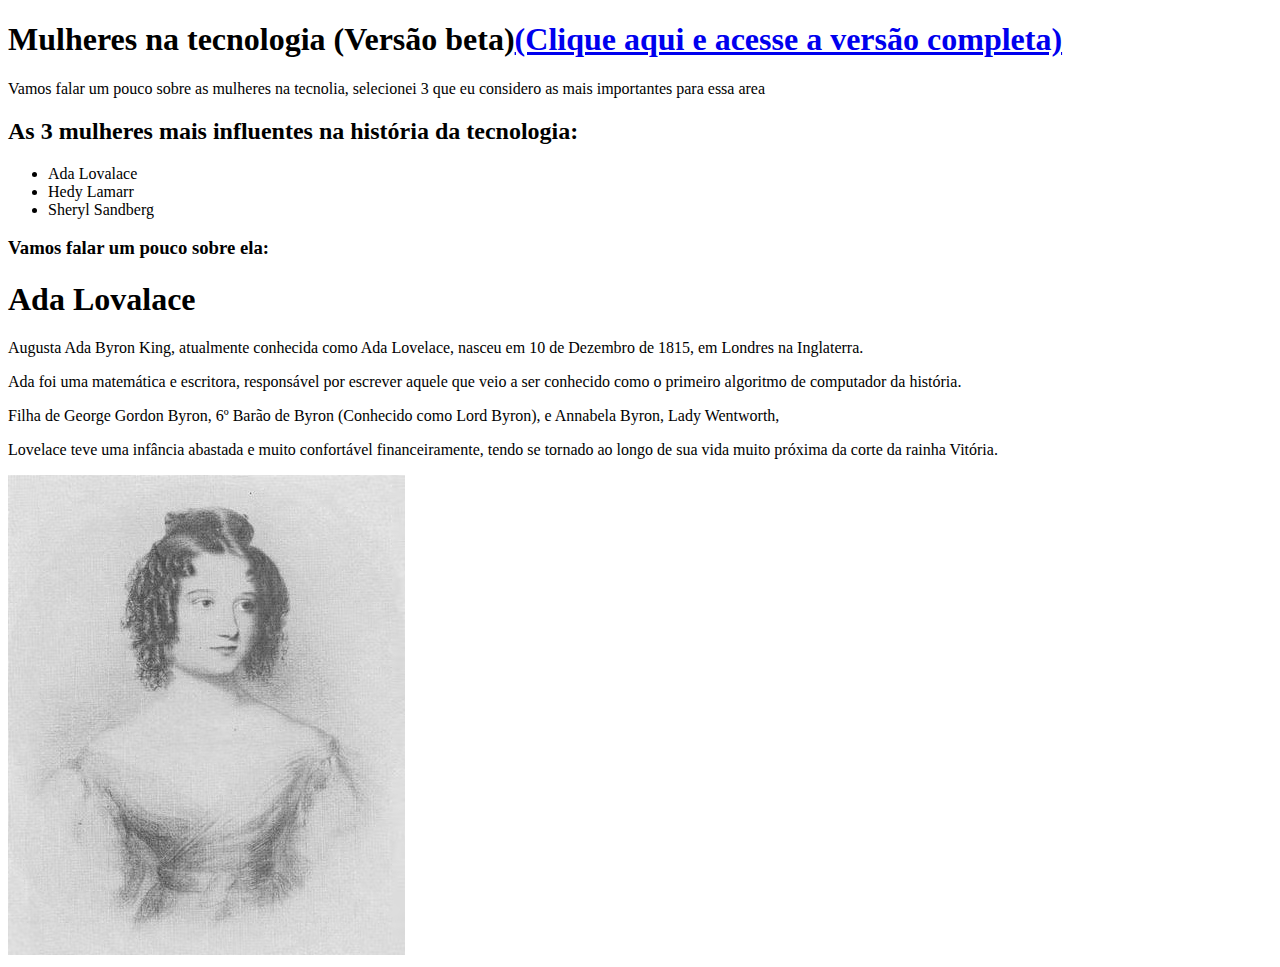
<file: index.html>
<!DOCTYPE html>
<html lang="en">
<head>
    <meta charset="UTF-8">
    <meta name="viewport" content="width=device-width, initial-scale=1.0">
    <title>Mulheres na tecnologia</title>
</head>

<body>
    <main>
        <h1>Mulheres na tecnologia (Versão beta)<a href="https://66a28cfca246337c0e8ec020--teal-kleicha-ea6756.netlify.app/hmm/" target="_blank">(Clique aqui e acesse a versão completa)</a></h1>

        <p>Vamos falar um pouco sobre as mulheres na tecnolia, selecionei 3 que eu considero as mais importantes para essa area</p>

        <h2>As 3 mulheres mais influentes na história da tecnologia:</h2>
            <ul>
                <li>Ada Lovalace</li>
                <li>Hedy Lamarr</li>
                <li>Sheryl Sandberg</li>
            </ul>

        <h3>Vamos falar um pouco sobre ela:</h3>
        <h1>Ada Lovalace</h1>

        <p>Augusta Ada Byron King, atualmente conhecida como Ada Lovelace, nasceu em 10 de Dezembro de 1815, em Londres na Inglaterra.</p> 
        <p>Ada foi uma matemática e escritora, responsável por escrever aquele que veio a ser conhecido como o primeiro algoritmo de computador da história.</p>
        <p>Filha de George Gordon Byron, 6º Barão de Byron (Conhecido como Lord Byron), e Annabela Byron, Lady Wentworth,</p>
        <p>Lovelace teve uma infância abastada e muito confortável financeiramente, tendo se tornado ao longo de sua vida muito próxima da corte da rainha Vitória. </p>

        <a href="https://66a28cfca246337c0e8ec020--teal-kleicha-ea6756.netlify.app/hmm/" target="_blank"><img src="./a.jpg"></a>
    </main>
</body>
</html>
</file>
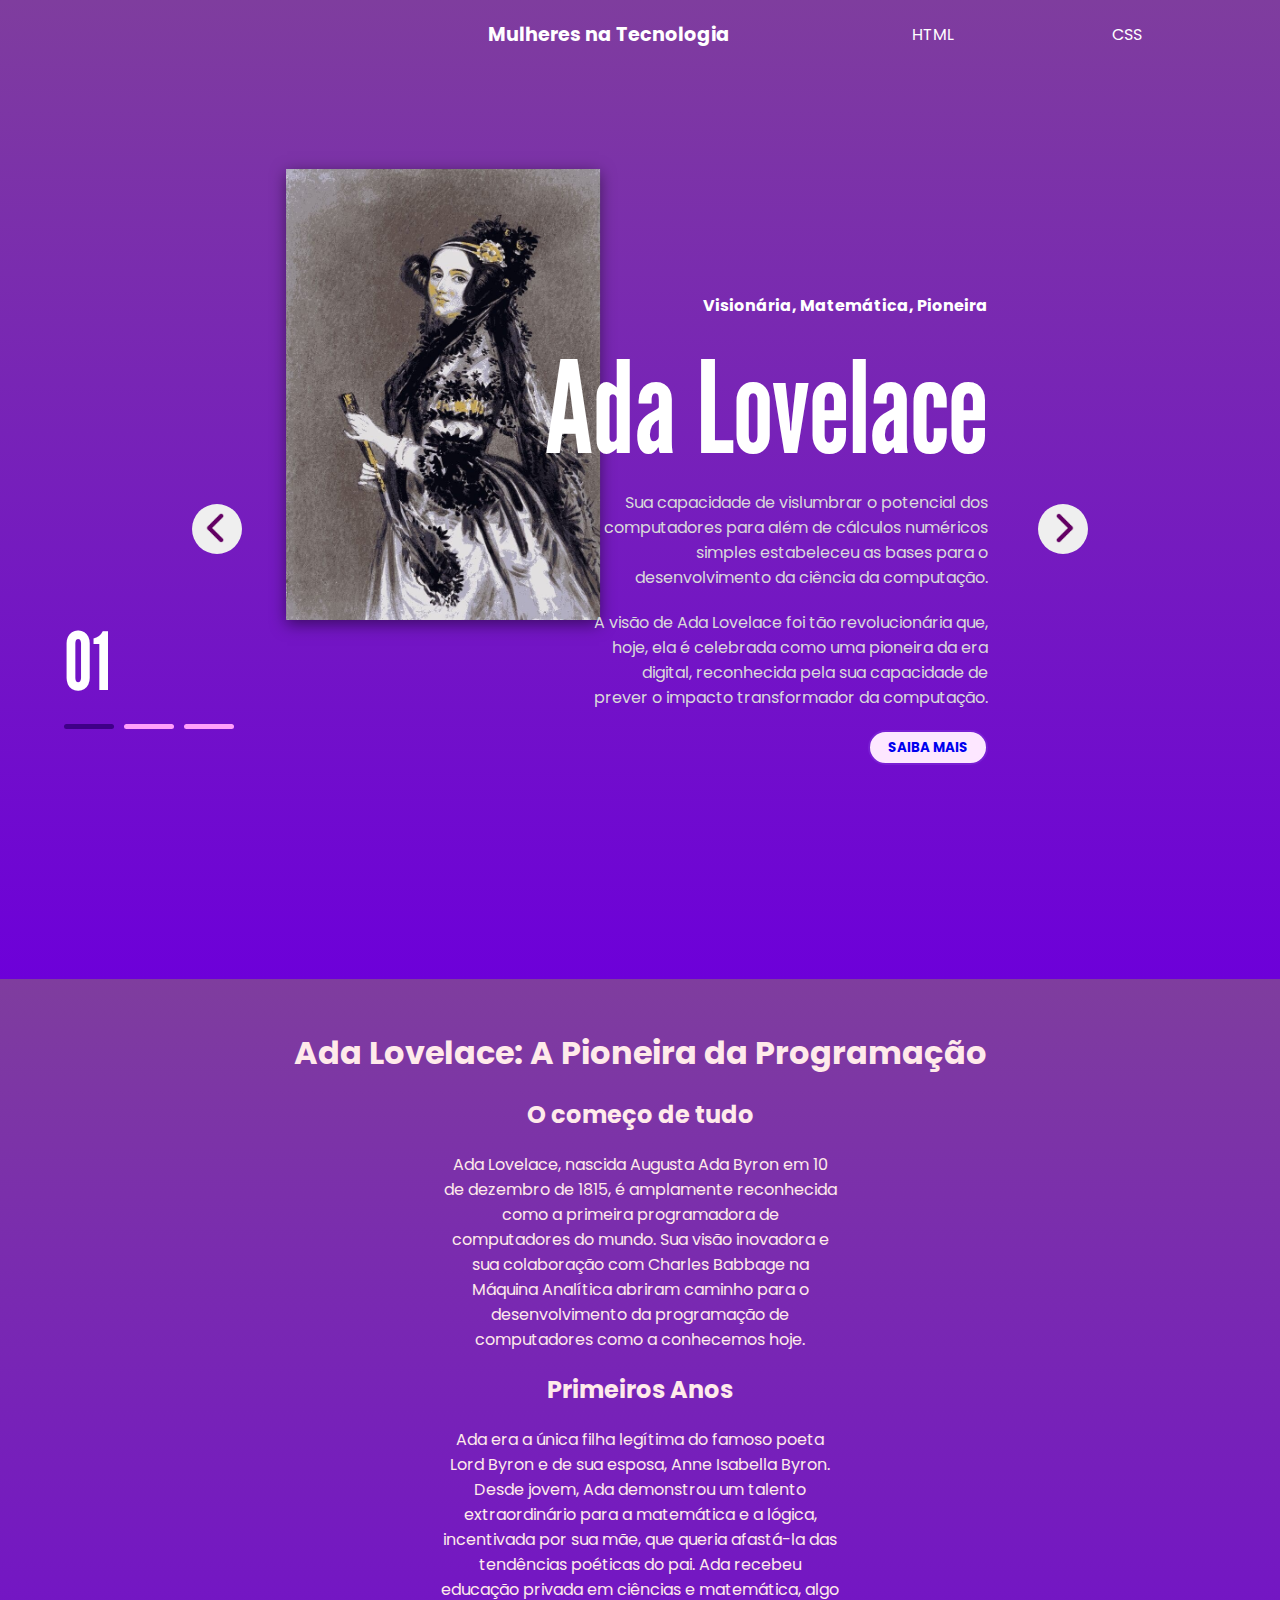
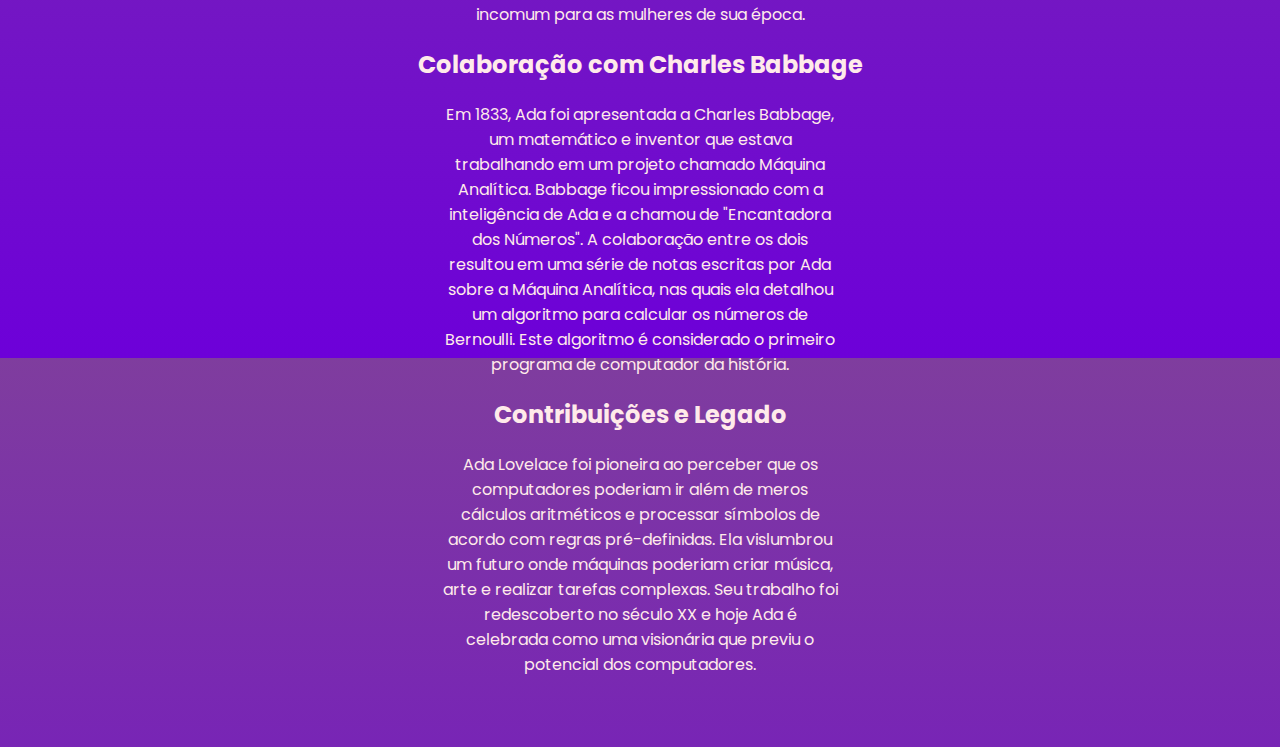
<file: hmm/index.html>
<!DOCTYPE html>
<html lang="pt-br">

<head>
    <meta charset="UTF-8">
    <meta name="viewport" content="width=device-width, initial-scale=1.0">
    <link rel="stylesheet" href="styles.css">
    <link rel="preconnect" href="https://fonts.googleapis.com">
        <link rel="preconnect" href="https://fonts.gstatic.com" crossorigin>
        <link href="https://fonts.googleapis.com/css2?family=Poppins:ital,wght@0,100;0,200;0,300;0,400;0,500;0,600;0,700;0,800;0,900;1,100;1,200;1,300;1,400;1,500;1,600;1,700;1,800;1,900&display=swap" rel="stylesheet">
    <link rel="preconnect" href="https://fonts.googleapis.com">
        <link rel="preconnect" href="https://fonts.gstatic.com" crossorigin>
        <link href="https://fonts.googleapis.com/css2?family=League+Gothic&display=swap" rel="stylesheet">
    <title>Mulheres na Tecnologia</title>
</head>

<body>
    <header>
        <p>
            Mulheres na Tecnologia
        </p>
        <nav>
            <ul>
                <li>HTML</li>
                <li>CSS</li>
                <li>Java Script</li>
            </ul>
        </nav>
    </header>
    
    <section class="container">
        <div class="list">

            <div class="item active">
                <div class="car-img">
                    <img src="./img/1.jpg" alt="Imagem carro">
                </div>

                <div class="content">
                    <p class="car-information">
                        Visionária, Matemática, Pioneira
                    </p>
                    <h2>
                        Ada Lovelace
                    </h2>
                    <p class="description">
                        Sua capacidade de vislumbrar o potencial dos computadores para além de cálculos numéricos simples estabeleceu as bases para o desenvolvimento da ciência da computação.
                    </p>
                    <p class="description">
                        A visão de Ada Lovelace foi tão revolucionária que, hoje, ela é celebrada como uma pioneira da era digital, reconhecida pela sua capacidade de prever o impacto transformador da computação.
                    </p>
                    <button class="information">
                        <a href="#article-full">Saiba mais</a>
                    </button>
                </div>

                <div class="article-text" id="article-full">
                    <h1>Ada Lovelace: A Pioneira da Programação</h1>
                    
                    <h2>O começo de tudo</h2>
                    <p>
                        Ada Lovelace, nascida Augusta Ada Byron em 10 de dezembro de 1815, é amplamente reconhecida como a primeira programadora de computadores do mundo. Sua visão inovadora e sua colaboração com Charles Babbage na Máquina Analítica abriram caminho para o desenvolvimento da programação de computadores como a conhecemos hoje.
                    </p>

                    <h2>Primeiros Anos</h2>
                    <p>
                        Ada era a única filha legítima do famoso poeta Lord Byron e de sua esposa, Anne Isabella Byron. Desde jovem, Ada demonstrou um talento extraordinário para a matemática e a lógica, incentivada por sua mãe, que queria afastá-la das tendências poéticas do pai. Ada recebeu educação privada em ciências e matemática, algo incomum para as mulheres de sua época.
                    </p>
            
                    <h2>Colaboração com Charles Babbage</h2>
                    <p>
                        Em 1833, Ada foi apresentada a Charles Babbage, um matemático e inventor que estava trabalhando em um projeto chamado Máquina Analítica. Babbage ficou impressionado com a inteligência de Ada e a chamou de "Encantadora dos Números". A colaboração entre os dois resultou em uma série de notas escritas por Ada sobre a Máquina Analítica, nas quais ela detalhou um algoritmo para calcular os números de Bernoulli. Este algoritmo é considerado o primeiro programa de computador da história.
                    </p>
            
                    <h2>Contribuições e Legado</h2>
                    <p>
                        Ada Lovelace foi pioneira ao perceber que os computadores poderiam ir além de meros cálculos aritméticos e processar símbolos de acordo com regras pré-definidas. Ela vislumbrou um futuro onde máquinas poderiam criar música, arte e realizar tarefas complexas. Seu trabalho foi redescoberto no século XX e hoje Ada é celebrada como uma visionária que previu o potencial dos computadores.
                    </p>
                </div>

            </div>

            
                

            <div class="item">
                <div class="car-img">
                    <img src="./img/2.jpg" alt="Imagem carro">
                </div>

                <div class="content">
                    <p class="car-information">
                        Inventora, Atriz, Visionária
                    </p>
                    <h2>
                        Hedy Lamarr
                    </h2>
                    <p class="description">    
                        Hedy Lamarr, nascida Hedwig Eva Maria Kiesler em 1914, foi uma notável atriz de Hollywood e uma inventora brilhante.
                    </p>
                    <p class="description">    
                        Durante a Segunda Guerra Mundial, co-inventou com George Antheil um sistema de comunicação por salto de frequência para torpedos guiados por rádio, que impedia a interceptação dos sinais. Essa tecnologia serviu como base para Wi-Fi, Bluetooth e GPS.
                    </p>
                    <button class="information">
                        <a href="#article-full2">Saiba mais</a>
                    </button>
                </div>

                <div class="article-text" id="article-full2">
                    <h1>Hedy Lamarr: A Atriz Que Revolucionou a Tecnologia</h1>

                    <h2>Primeiros Anos</h2>
                    <p>Nascida em 1914, em Viena, Áustria, Hedy mostrou interesse em atuar desde cedo. Aos 18 anos, estreou no cinema, e logo se tornou uma estrela em Hollywood. No entanto, sua mente curiosa e inventiva estava sempre à procura de novos desafios.</p>

                    <h2>Invenções Durante a Guerra</h2>
                    <p>Durante a Segunda Guerra Mundial, Hedy Lamarr e o compositor George Antheil co-inventaram um sistema de comunicação por salto de frequência. Este sistema foi projetado para torpedos guiados por rádio, tornando suas transmissões mais seguras e difíceis de interceptar pelo inimigo.</p>
                    
                    <h2>Legado Tecnológico</h2>
                    <p>A patente de Hedy Lamarr e George Antheil, embora não utilizada amplamente durante a guerra, serviu como base para o desenvolvimento de várias tecnologias modernas. Wi-Fi, Bluetooth e GPS são exemplos de inovações que utilizam os princípios do salto de frequência.</p>
                    
                    <h2>Reconhecimento Tardio</h2>
                    <p>A genialidade de Hedy Lamarr como inventora só foi amplamente reconhecida muitos anos após sua contribuição. Ela recebeu diversos prêmios e homenagens póstumas, consolidando seu lugar na história tanto como uma estrela do cinema quanto como uma pioneira da tecnologia.</p>
                    
                    <h2>Conclusão</h2>
                    <p>Hedy Lamarr é uma inspiração para muitos, mostrando que talento e inteligência podem coexistir em várias formas. Sua vida e seus feitos continuam a inspirar gerações de mulheres e homens no campo
                </div>
            </div>

            <div class="item">
                <div class="car-img">
                    <img src="./img/3.jpg" alt="Imagem carro">
                </div>

                <div class="content">
                    <p class="car-information">
                        Líder empresarial visionária
                    </p>
                    <h2>
                        Sheryl Sandberg
                    </h2>
                    <p class="description">
                        Sheryl Sandberg, COO do Facebook, é uma das mulheres mais influentes do mundo empresarial. Ela desempenhou um papel crucial no crescimento e sucesso do Facebook, transformando a empresa em uma potência global.
                    </p>
                    <p class="description">
                        Além disso, Sandberg é autora do best-seller "Lean In", incentivando mulheres a buscarem liderança no ambiente de trabalho e promovendo a igualdade de gênero.
                    </p>
                    <button class="information">
                        <a href="#article-full3">Saiba mais</a>
                    </button>
                </div>

                <div class="article-text" id="article-full3">
                    <h1>Sheryl Sandberg: Líder Empresarial Visionária</h1>

                    <h2>Um resumo sobre tudo</h2>
                    <p>Sheryl Sandberg é uma figura proeminente no mundo dos negócios e da tecnologia. Conhecida por seu papel como COO do Facebook e por seu trabalho em prol da igualdade de gênero, Sandberg tem sido uma fonte de inspiração para muitas mulheres ao redor do mundo.</p>

                    <h2>Carreira no Facebook</h2>
                    <p>Desde que se juntou ao Facebook em 2008, Sheryl Sandberg desempenhou um papel crucial no crescimento exponencial da empresa. Sua liderança e visão ajudaram a transformar o Facebook em uma das maiores plataformas de mídia social do mundo.</p>

                    <h2>Autora e Ativista</h2>
                    <p>Em 2013, Sandberg publicou "Lean In: Women, Work, and the Will to Lead", um best-seller que encoraja mulheres a buscarem posições de liderança e a enfrentar os desafios do ambiente de trabalho. O livro gerou um movimento global e abriu discussões importantes sobre a igualdade de gênero.</p>

                    <h2>Impacto e Legado</h2>
                    <p>A influência de Sheryl Sandberg vai além do Facebook. Sua advocacia pela igualdade de gênero e seu trabalho filantrópico têm deixado uma marca duradoura. Ela continua a ser uma voz poderosa em questões de empoderamento feminino e liderança empresarial.</p>

                    <h2>Conclusão</h2>
                    <p>Sheryl Sandberg é uma líder empresarial visionária cujo impacto se estende muito além do mundo corporativo. Seu trabalho no Facebook, combinado com sua advocacia pela igualdade de gênero, a torna uma figura inspiradora e influente no século XXI.</p>
                </div>
            </div>

        </div>

        <div class="arrows">
            <button id="prev"><img src='./img/arrow.png' alt="seta direita"></button>
            <button id="next"><img src='./img/arrow.png' alt="seta esquerda"></button>
        </div>

        <div class="indicators">
            <div class="number">01</div>
                <ul>
                    <li class="active"></li>
                    <li></li>
                    <li></li>
                </ul>
        </div>
    </section>

    <script src="./script.js"></script>
</body>
</html>
</file>
<file: hmm/styles.css>
* {
    margin: 0;
    padding: 0;
    box-sizing: border-box;
    list-style: none;
    font-family: 'Poppins', sans-serif;
    text-decoration: none;   
    scroll-behavior: smooth; /* Faz a rolagem suave para âncoras */
}


body {
    background-color: black;
    color: #fff;
    font-size: 16px;
    overflow-x: hidden;
    overflow-y: inherit;
    background-image: linear-gradient(#7f3d9e, #6d00d9);
}

header {
    margin-left: 1000px;
    display: flex ;
    width: 80vw;
    transform: translateX(-50%);
    display: grid;
    align-items: center;
    grid-template-columns: 1fr 600px;
    gap: 10px;
    z-index: 2;
    margin-top: 20px;

    & p {
        width: 250px;
        font-weight: bolder;
        font-size: larger;
    }

    & nav {
        & ul {
            display: grid;
            grid-template-columns: repeat(3, 200px);

        }
    }
}

section {
    margin-top: 30px;
    height: 100vh;
    position: relative;

    & .list {
        width: 70vw;
        height: 100%;
        margin: auto;
        position: relative;

        & .item {
            position: absolute;
            inset: 0;

            & .car-img {
                position: absolute;
                top: 10%;
                transform: translateX(30%);
                margin-bottom: 100px;
                width: 35%;

                & img {
                    width: 100%;
                    box-shadow: 0 4px 15px rgba(0, 0, 0, 0.5);
                }            
            }

            & .content {
                position: absolute;
                right: 100px;
                width: 70%;
                height: 100%;
                display: flex;
                flex-direction: column;
                justify-content: center;
                align-items: end;
                gap: 20px;

                & .car-information {
                    font-weight: bold;

                }

                & h2 {
                    font-size: 8em;
                    line-height: 1em;
                    font-family: 'League Gothic', sans-serif;
                    margin-top: 4px;
                }

                & .description {
                    color: #d9d9d9;
                    font-size: 16px;
                    text-align: right;
                    max-width: 400px;
                }

                & .information {
                    border-radius: 30px;
                    height: 35px;
                    width: 120px;
                    text-transform: uppercase;
                    border: 2px solid #791fd3;
                    background-color: #fde7ff;
                    color: #000;
                    cursor: pointer;
                    font-weight: bold;
                    font-family: 'Poppins', sans-serif;
                    padding-top: 1px;
                    
                }
            }

        }

        
    }
}

.indicators {
    position: absolute;
    top: 50%;
    left: 50%;
    transform: translateX(-50%);
    height: 200px;
    width: 90vw;
    display: flex;
    flex-direction: column;
    justify-content: end;
    gap: 15px;

    & .number {
        font-size: 5em;
        font-family: 'League Gothic', sans-serif;
    }

    & ul {
        display: flex;
        gap: 10px;

        & li {
            width: 50px;
            height: 5px;
            background-color: #ff9ffa;
            border-radius: 5px;
            transition: 0.5s;
        }

        & .active {
            background-color: #3f0088;
        }
    }
}

.arrows {
    width: 70vw;
    position: absolute;
    top: 50%;
    left: 50%;
    transform: translate(-50%, -25px);
    display: flex;
    justify-content: space-between;

    & button:nth-child(1) {
        & img {
            transform: scale(-1);
        }
    }
    
    & button {
        top: 60%;
        width: 50px;
        height: 50px;
        border-radius: 50%;
        border: none;
        cursor: pointer;

        & img {
            width: 30px;
            margin-top: 4px;
            cursor: pointer;
        }

        &:hover {
            background-color: #ef75ff;
        }
    }
}

section {

    & .list {
    --calculation: 1;

        & .item {
            transform: translateX(calc(100vw * var(--calculation)));
            transition: 0.5s;
            opacity: 0;

            & .car-img {

                & img {
                    transform: rotate(0);
                    transition: 0.5s;
                    transition-delay: 0.3s;
                }
            }


            & .content {

                & .car-information, h2, .description, .information {
                    transform: translateX(calc(200px * var(--calculation)));
                    transition: 0.7s;
                    transition-delay: 0.3s;
                    opacity: 0;
                }

                & h2 {
                    transition-delay: 0.5s;
                }

                & .description {
                    transition-delay: 0.7s;
                }

                & .information {
                    transition-delay: 0.9s;
                }

            }
        }

        & .active {
            transform: translateX(0vw);
            transition: 0.5s;
            opacity: 1;

            & .content {

                & .car-information, h2, .description, .information {
                    transform: translateX(0);
                    opacity: 1;
                }
        }
    }
}
}

.article-text {
    margin-top: 900px;
    padding: 50px;
    color: #ffeaea;
    width: 100%; /* Garante que a largura ocupe o espaço total do container */
    box-sizing: border-box; /* Inclui padding na largura total */
    display: flex;
    flex-direction: column;
    align-items: center;

    & h1 {
        font-size: 2em;
        margin-bottom: 20px;
        font-family: 'Poppins', sans-serif;
    }
    
    & h2 {
        font-size: 1.5em;
        margin-bottom: 20px;
        font-family: 'Poppins', sans-serif;
    }

    & p {
        font-size: 1em; /* Ajusta o tamanho da fonte */
        margin-bottom: 20px;
        width: 50%;
        text-align: center;
    }
}
</file>
